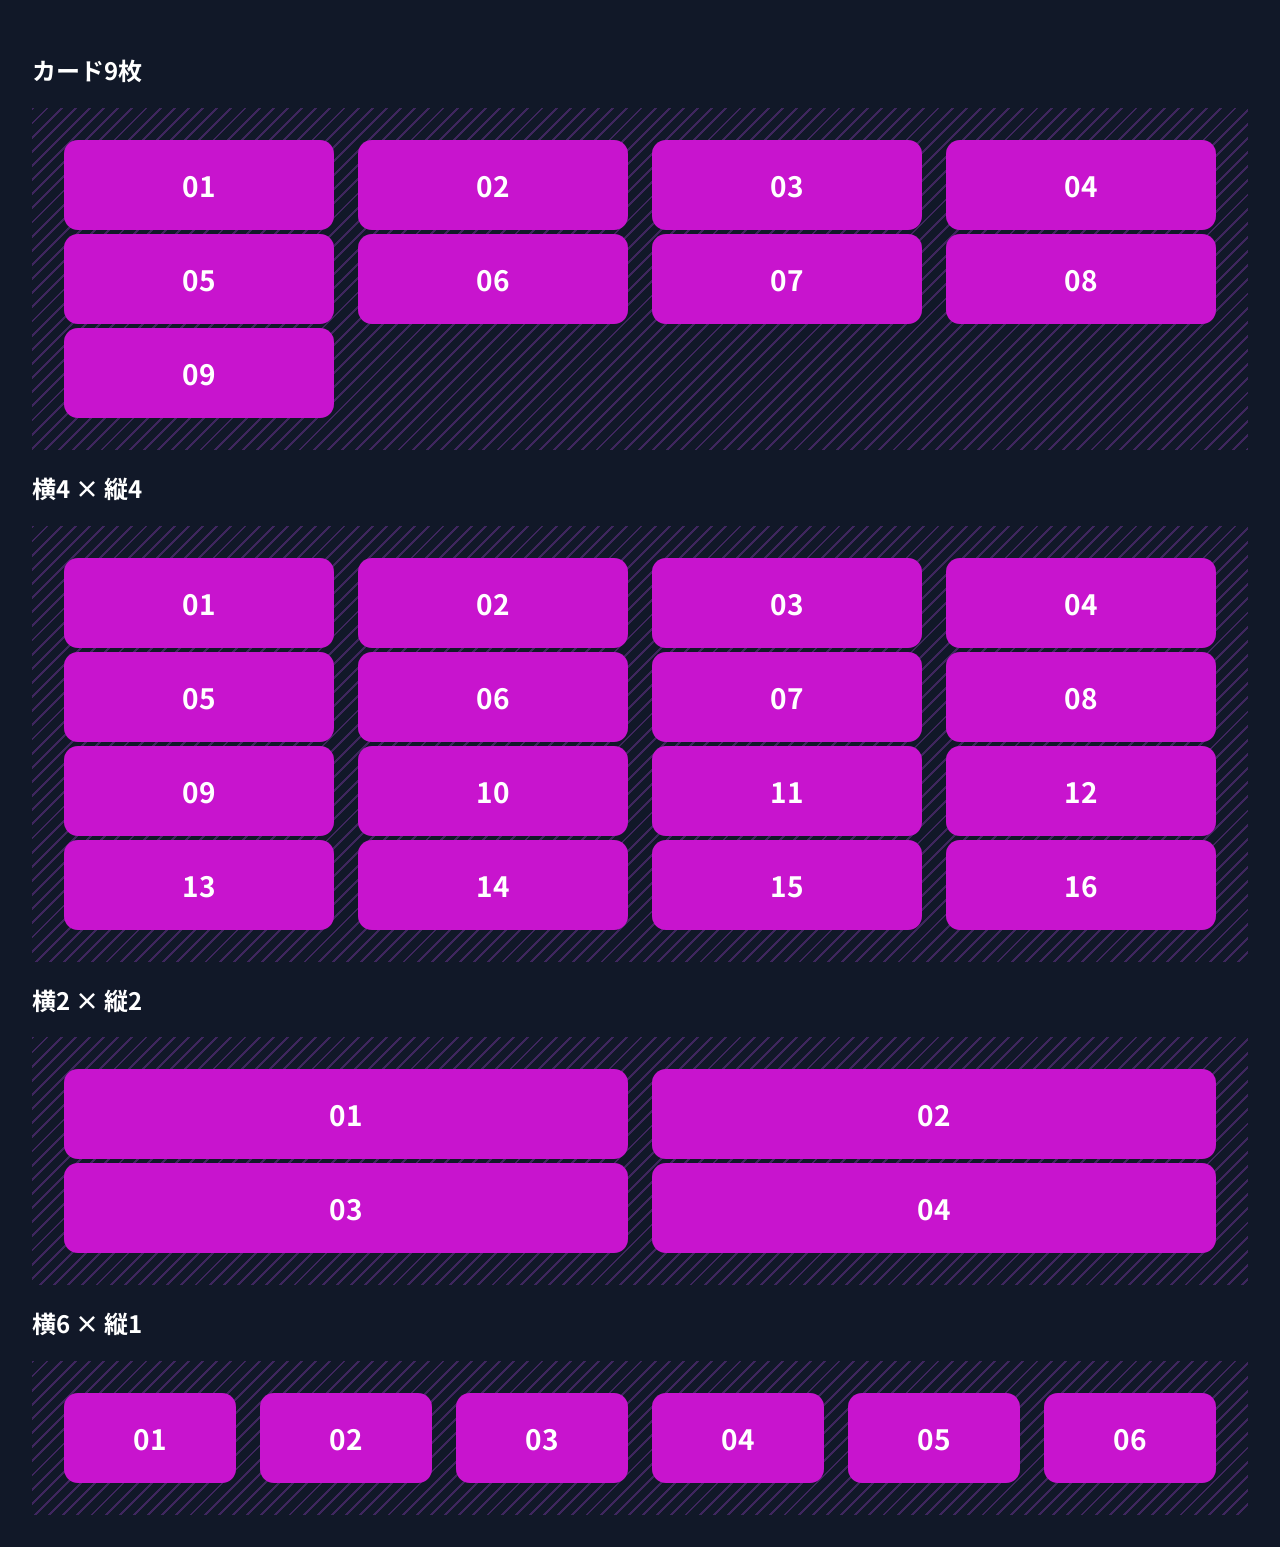
<file: html-css/index.html>
<!doctype html>
<html lang="ja">
  <head>
    <meta charset="UTF-8" />
    <meta http-equiv="X-UA-Compatible" content="IE=edge" />
    <meta name="viewport" content="width=device-width, initial-scale=1.0" />
    <title>Step9</title>
    <meta name="description" content="Step9 総復習" />

    <link rel="preconnect" href="https://fonts.googleapis.com" />
    <link rel="preconnect" href="https://fonts.gstatic.com" crossorigin />
    <link
      href="https://fonts.googleapis.com/css2?family=Noto+Sans+JP:wght@400;700&display=swap"
      rel="stylesheet"
    />
    <link rel="stylesheet" href="./sanitize.css" />
    <link rel="stylesheet" href="./style.css" />
  </head>
  <body>
    <h2>カード9枚</h2>
    <div class="grid col-4">
      <div class="card">01</div>
      <div class="card">02</div>
      <div class="card">03</div>
      <div class="card">04</div>
      <div class="card">05</div>
      <div class="card">06</div>
      <div class="card">07</div>
      <div class="card">08</div>
      <div class="card">09</div>
    </div>

    <h2>横4 × 縦4</h2>
    <div class="grid col-4">
      <div class="card">01</div>
      <div class="card">02</div>
      <div class="card">03</div>
      <div class="card">04</div>
      <div class="card">05</div>
      <div class="card">06</div>
      <div class="card">07</div>
      <div class="card">08</div>
      <div class="card">09</div>
      <div class="card">10</div>
      <div class="card">11</div>
      <div class="card">12</div>
      <div class="card">13</div>
      <div class="card">14</div>
      <div class="card">15</div>
      <div class="card">16</div>
    </div>

    <h2>横2 × 縦2</h2>
    <div class="grid col-2">
      <div class="card">01</div>
      <div class="card">02</div>
      <div class="card">03</div>
      <div class="card">04</div>
    </div>

    <h2>横6 × 縦1</h2>
    <div class="grid col-6">
      <div class="card">01</div>
      <div class="card">02</div>
      <div class="card">03</div>
      <div class="card">04</div>
      <div class="card">05</div>
      <div class="card">06</div>
    </div>
  </body>
</html>
</file>
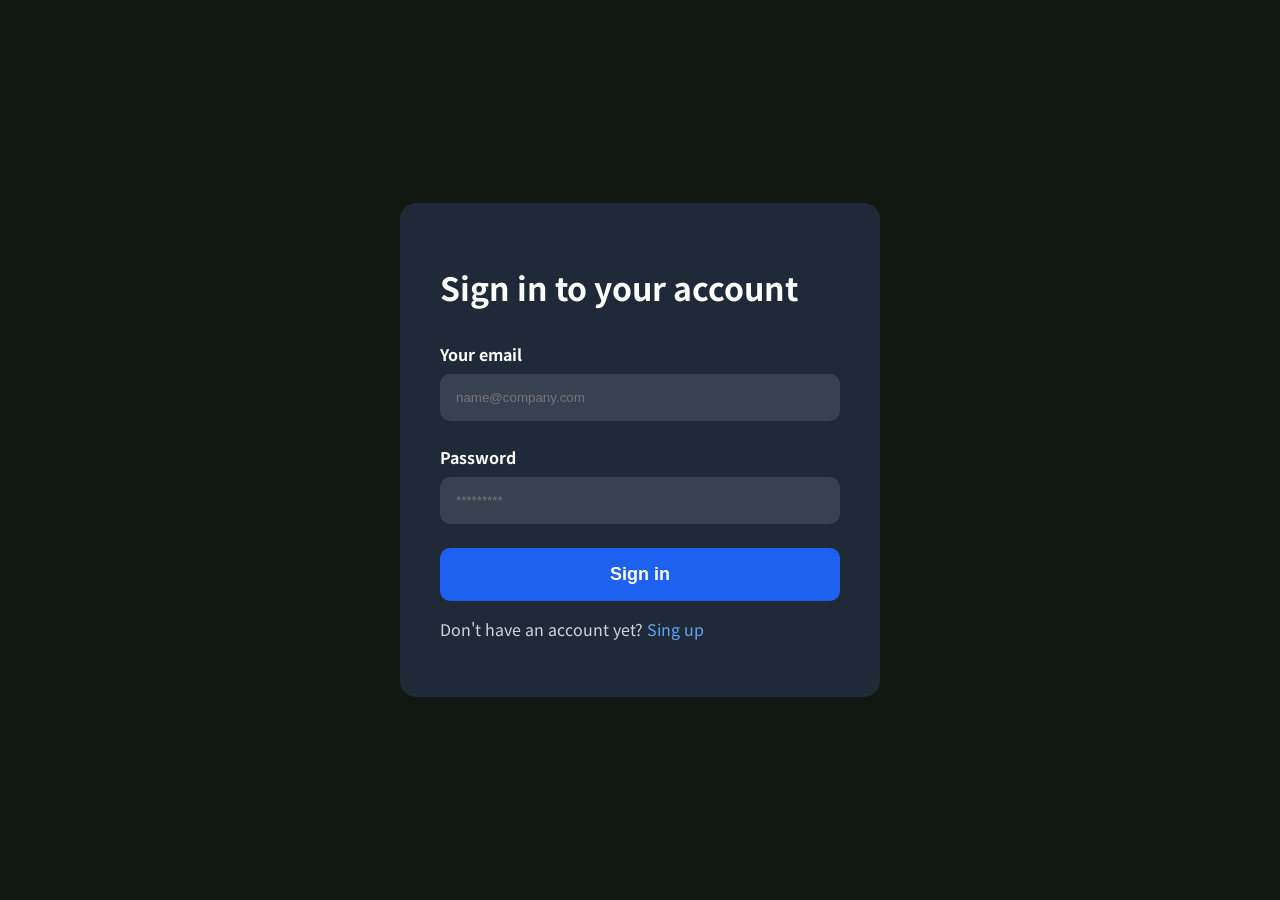
<file: html-css/login-form/index.html>
<!doctype html>
<html lang="ja">
  <head>
    <meta charset="UTF-8" />
    <meta http-equiv="X-UA-Compatible" content="IE=edge" />
    <meta name="viewport" content="width=device-width, initial-scale=1.0" />
    <title>Step9</title>
    <meta name="description" content="Step9 総復習" />
    <title>Login Form</title>

    <link rel="preconnect" href="https://fonts.googleapis.com" />
    <link rel="preconnect" href="https://fonts.gstatic.com" crossorigin />
    <link
      href="https://fonts.googleapis.com/css2?family=Noto+Sans+JP:wght@400;700&display=swap"
      rel="stylesheet"
    />
    <link rel="stylesheet" href="./style.css" />
  </head>
  <body>
    <div class="login-container">
      <h1>Sign in to your account</h1>

      <form id="loginForm">
        <div class="form-group">
          <label for="email">Your email</label>

          <input type="email" id="email" placeholder="name@company.com" />
        </div>

        <div class="form-group">
          <label for="password">Password</label>

          <input type="password" id="password" placeholder="*********" />
        </div>

        <button type="submit">Sign in</button>
      </form>

      <p class="signup-text">
        Don't have an account yet?
        <a href="#">Sing up</a>
      </p>
    </div>

    <script src="./script.js"></script>
  </body>
</html>
</file>
<file: html-css/sanitize.css>
/* Document
 * ========================================================================== */

/**
 * Add border box sizing in all browsers (opinionated).
 */

*,
::before,
::after {
  box-sizing: border-box;
}

/**
 * 1. Add text decoration inheritance in all browsers (opinionated).
 * 2. Add vertical alignment inheritance in all browsers (opinionated).
 */

::before,
::after {
  text-decoration: inherit; /* 1 */
  vertical-align: inherit; /* 2 */
}

/**
 * 1. Use the default cursor in all browsers (opinionated).
 * 2. Change the line height in all browsers (opinionated).
 * 3. Use a 4-space tab width in all browsers (opinionated).
 * 4. Remove the grey highlight on links in iOS (opinionated).
 * 5. Prevent adjustments of font size after orientation changes in
 *    IE on Windows Phone and in iOS.
 * 6. Breaks words to prevent overflow in all browsers (opinionated).
 */

html {
  cursor: default; /* 1 */
  line-height: 1.5; /* 2 */
  -moz-tab-size: 4; /* 3 */
  tab-size: 4; /* 3 */
  -webkit-tap-highlight-color: transparent /* 4 */;
  -ms-text-size-adjust: 100%; /* 5 */
  -webkit-text-size-adjust: 100%; /* 5 */
  word-break: break-word; /* 6 */
}

/* Sections
 * ========================================================================== */

/**
 * Remove the margin in all browsers (opinionated).
 */

body {
  margin: 0;
}

/**
 * Correct the font size and margin on `h1` elements within `section` and
 * `article` contexts in Chrome, Edge, Firefox, and Safari.
 */

h1 {
  font-size: 2em;
  margin: 0.67em 0;
}

/* Grouping content
 * ========================================================================== */

/**
 * Remove the margin on nested lists in Chrome, Edge, IE, and Safari.
 */

dl dl,
dl ol,
dl ul,
ol dl,
ul dl {
  margin: 0;
}

/**
 * Remove the margin on nested lists in Edge 18- and IE.
 */

ol ol,
ol ul,
ul ol,
ul ul {
  margin: 0;
}

/**
 * 1. Add the correct sizing in Firefox.
 * 2. Show the overflow in Edge 18- and IE.
 */

hr {
  height: 0; /* 1 */
  overflow: visible; /* 2 */
}

/**
 * Add the correct display in IE.
 */

main {
  display: block;
}

/**
 * Remove the list style on navigation lists in all browsers (opinionated).
 */

nav ol,
nav ul {
  list-style: none;
  padding: 0;
}

/**
 * 1. Correct the inheritance and scaling of font size in all browsers.
 * 2. Correct the odd `em` font sizing in all browsers.
 */

pre {
  font-family: monospace, monospace; /* 1 */
  font-size: 1em; /* 2 */
}

/* Text-level semantics
 * ========================================================================== */

/**
 * Remove the gray background on active links in IE 10.
 */

a {
  background-color: transparent;
}

/**
 * Add the correct text decoration in Edge 18-, IE, and Safari.
 */

abbr[title] {
  text-decoration: underline;
  text-decoration: underline dotted;
}

/**
 * Add the correct font weight in Chrome, Edge, and Safari.
 */

b,
strong {
  font-weight: bolder;
}

/**
 * 1. Correct the inheritance and scaling of font size in all browsers.
 * 2. Correct the odd `em` font sizing in all browsers.
 */

code,
kbd,
samp {
  font-family: monospace, monospace; /* 1 */
  font-size: 1em; /* 2 */
}

/**
 * Add the correct font size in all browsers.
 */

small {
  font-size: 80%;
}

/* Embedded content
 * ========================================================================== */

/*
 * Change the alignment on media elements in all browsers (opinionated).
 */

audio,
canvas,
iframe,
img,
svg,
video {
  vertical-align: middle;
}

/**
 * Add the correct display in IE 9-.
 */

audio,
video {
  display: inline-block;
}

/**
 * Add the correct display in iOS 4-7.
 */

audio:not([controls]) {
  display: none;
  height: 0;
}

/**
 * Remove the border on iframes in all browsers (opinionated).
 */

iframe {
  border-style: none;
}

/**
 * Remove the border on images within links in IE 10-.
 */

img {
  border-style: none;
}

/**
 * Change the fill color to match the text color in all browsers (opinionated).
 */

svg:not([fill]) {
  fill: currentColor;
}

/**
 * Hide the overflow in IE.
 */

svg:not(:root) {
  overflow: hidden;
}

/* Tabular data
 * ========================================================================== */

/**
 * Collapse border spacing in all browsers (opinionated).
 */

table {
  border-collapse: collapse;
}

/* Forms
 * ========================================================================== */

/**
 * Remove the margin on controls in Safari.
 */

button,
input,
select {
  margin: 0;
}

/**
 * 1. Show the overflow in IE.
 * 2. Remove the inheritance of text transform in Edge 18-, Firefox, and IE.
 */

button {
  overflow: visible; /* 1 */
  text-transform: none; /* 2 */
}

/**
 * Correct the inability to style buttons in iOS and Safari.
 */

button,
[type="button"],
[type="reset"],
[type="submit"] {
  -webkit-appearance: button;
}

/**
 * 1. Change the inconsistent appearance in all browsers (opinionated).
 * 2. Correct the padding in Firefox.
 */

fieldset {
  border: 1px solid #a0a0a0; /* 1 */
  padding: 0.35em 0.75em 0.625em; /* 2 */
}

/**
 * Show the overflow in Edge 18- and IE.
 */

input {
  overflow: visible;
}

/**
 * 1. Correct the text wrapping in Edge 18- and IE.
 * 2. Correct the color inheritance from `fieldset` elements in IE.
 */

legend {
  color: inherit; /* 2 */
  display: table; /* 1 */
  max-width: 100%; /* 1 */
  white-space: normal; /* 1 */
}

/**
 * 1. Add the correct display in Edge 18- and IE.
 * 2. Add the correct vertical alignment in Chrome, Edge, and Firefox.
 */

progress {
  display: inline-block; /* 1 */
  vertical-align: baseline; /* 2 */
}

/**
 * Remove the inheritance of text transform in Firefox.
 */

select {
  text-transform: none;
}

/**
 * 1. Remove the margin in Firefox and Safari.
 * 2. Remove the default vertical scrollbar in IE.
 * 3. Change the resize direction in all browsers (opinionated).
 */

textarea {
  margin: 0; /* 1 */
  overflow: auto; /* 2 */
  resize: vertical; /* 3 */
}

/**
 * Remove the padding in IE 10-.
 */

[type="checkbox"],
[type="radio"] {
  padding: 0;
}

/**
 * 1. Correct the odd appearance in Chrome, Edge, and Safari.
 * 2. Correct the outline style in Safari.
 */

[type="search"] {
  -webkit-appearance: textfield; /* 1 */
  outline-offset: -2px; /* 2 */
}

/**
 * Correct the cursor style of increment and decrement buttons in Safari.
 */

::-webkit-inner-spin-button,
::-webkit-outer-spin-button {
  height: auto;
}

/**
 * Correct the text style of placeholders in Chrome, Edge, and Safari.
 */

::-webkit-input-placeholder {
  color: inherit;
  opacity: 0.54;
}

/**
 * Remove the inner padding in Chrome, Edge, and Safari on macOS.
 */

::-webkit-search-decoration {
  -webkit-appearance: none;
}

/**
 * 1. Correct the inability to style upload buttons in iOS and Safari.
 * 2. Change font properties to `inherit` in Safari.
 */

::-webkit-file-upload-button {
  -webkit-appearance: button; /* 1 */
  font: inherit; /* 2 */
}

/**
 * Remove the inner border and padding of focus outlines in Firefox.
 */

::-moz-focus-inner {
  border-style: none;
  padding: 0;
}

/**
 * Restore the focus outline styles unset by the previous rule in Firefox.
 */

:-moz-focusring {
  outline: 1px dotted ButtonText;
}

/**
 * Remove the additional :invalid styles in Firefox.
 */

:-moz-ui-invalid {
  box-shadow: none;
}

/* Interactive
 * ========================================================================== */

/*
 * Add the correct display in Edge 18- and IE.
 */

details {
  display: block;
}

/*
 * Add the correct styles in Edge 18-, IE, and Safari.
 */

dialog {
  background-color: white;
  border: solid;
  color: black;
  display: block;
  height: -moz-fit-content;
  height: -webkit-fit-content;
  height: fit-content;
  left: 0;
  margin: auto;
  padding: 1em;
  position: absolute;
  right: 0;
  width: -moz-fit-content;
  width: -webkit-fit-content;
  width: fit-content;
}

dialog:not([open]) {
  display: none;
}

/*
 * Add the correct display in all browsers.
 */

summary {
  display: list-item;
}

/* Scripting
 * ========================================================================== */

/**
 * Add the correct display in IE 9-.
 */

canvas {
  display: inline-block;
}

/**
 * Add the correct display in IE.
 */

template {
  display: none;
}

/* User interaction
 * ========================================================================== */

/*
 * 1. Remove the tapping delay in IE 10.
 * 2. Remove the tapping delay on clickable elements
      in all browsers (opinionated).
 */

a,
area,
button,
input,
label,
select,
summary,
textarea,
[tabindex] {
  -ms-touch-action: manipulation; /* 1 */
  touch-action: manipulation; /* 2 */
}

/**
 * Add the correct display in IE 10-.
 */

[hidden] {
  display: none;
}

/* Accessibility
 * ========================================================================== */

/**
 * Change the cursor on busy elements in all browsers (opinionated).
 */

[aria-busy="true"] {
  cursor: progress;
}

/*
 * Change the cursor on control elements in all browsers (opinionated).
 */

[aria-controls] {
  cursor: pointer;
}

/*
 * Change the cursor on disabled, not-editable, or otherwise
 * inoperable elements in all browsers (opinionated).
 */

[aria-disabled="true"],
[disabled] {
  cursor: not-allowed;
}

/*
 * Change the display on visually hidden accessible elements
 * in all browsers (opinionated).
 */

[aria-hidden="false"][hidden] {
  display: initial;
}

[aria-hidden="false"][hidden]:not(:focus) {
  clip: rect(0, 0, 0, 0);
  position: absolute;
}
</file>
<file: html-css/style.css>
@charset "utf-8";

/* Base Style */
body {
    margin: 0;
    padding: 32px;
    background-color: #111828;
    color: #fff;
    font-family: "Noto Sans JP", sans-serif;
}

.grid{
    display: flex;
    flex-wrap: wrap;
    gap: 4px 24px;
    padding: 32px;
    background: repeating-linear-gradient(
        135deg,
        rgba(200,80,255,0.25),
        rgba(200,80,255,0.25) 2px,
        transparent 2px,
        transparent 10px
    );
}
.card{
    height: 90px;
    background: #c814ce;
    border-radius: 14px;
    display: flex;
    justify-content: center;
    align-items: center;
    font-size: 28px;
    font-weight: bold;
}
/* 横4列 */
.col-4 .card {
    width: calc((100% - 24px * 3) / 4);
}
/* 横2列 */
.col-2 .card {
    width: calc((100% - 24px) / 2);
}
/* 横6列 */
.col-6 .card {
    width: calc((100% - 24px * 5) / 6);
}
</file>
<file: html-css/login-form/style.css>
@charset "utf-8";

/* Base Style */
body {
  margin: 0;
  min-height: 100vh;

  display: flex;
  justify-content: center;
  align-items: center;

  background-color: #111811;
  font-family: "Noto Sans JP", sans-serif;
}

.login-container {
  width: 400px;
  padding: 40px;

  background-color: #1f2937;
  border-radius: 16px;
  color: white;
}
h1 {
  margin-bottom: 32px;
}

.form-group {
  margin-bottom: 24px;
}

label {
  display: block;
  margin-bottom: 8px;
  font-weight: bold;
}

input {
  width: 100%;
  padding: 16px;

  border: none;
  border-radius: 10px;

  background: #374151;
  color: white;

  box-sizing: border-box;
}

button {
  width: 100%;
  padding: 16px;

  border: none;
  border-radius: 10px;
  background: #1e61f1;
  color: white;

  font-size: 18px;
  font-weight: bold;

  cursor: pointer;
}

.signup-text {
  color: #d1d5db;
}
.signup-text a {
  color: #60a5fa;
  text-decoration: none;
}
.signup-text a:hover {
  color: #93c5fd;
}
</file>
